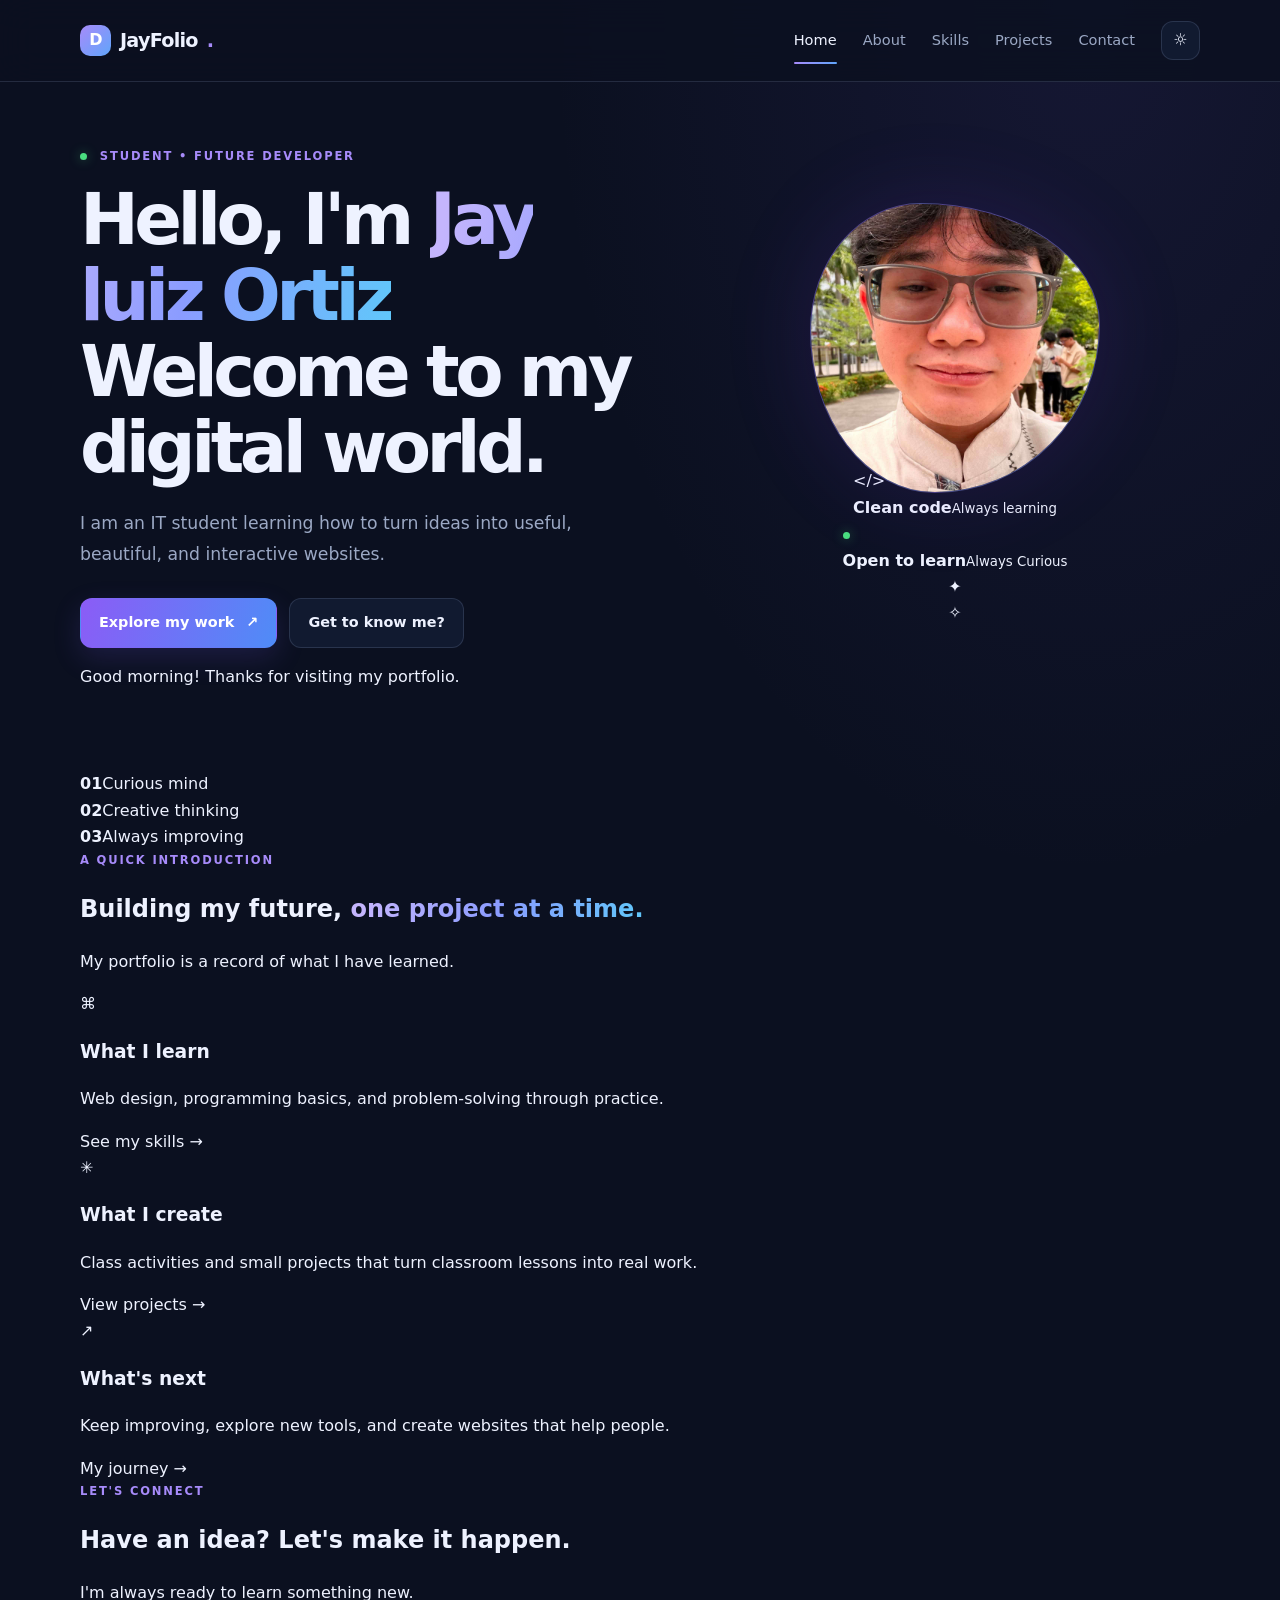
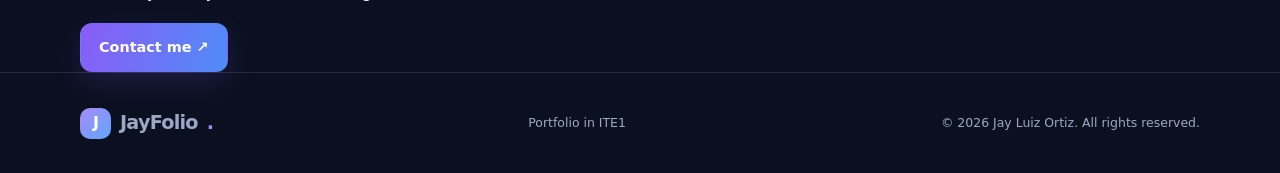
<file: index.html>
<!DOCTYPE html>
<html lang="en">
<head>
  <meta charset="UTF-8">
  <meta name="viewport" content="width=device-width, initial-scale=1.0">
  <meta name="description" content="Student portfolio showcasing skills, projects, and learning journey.">
  <title>JayFolio | Home</title>
  <link rel="stylesheet" href="css/style.css">
  <script src="js/script.js" defer></script>
</head>
<body>
  <header class="site-header">
    <a class="logo" href="index.html"><span class="logo-mark">D</span> JayFolio<span class="dot">.</span></a>
    <button class="menu-toggle" id="menuToggle" aria-label="Open navigation">☰</button>
    <nav class="nav" id="mainNav">
      <a class="active" href="index.html">Home</a><a href="about.html">About</a><a href="skills.html">Skills</a><a href="projects.html">Projects</a><a href="contact.html">Contact</a>
      <button class="theme-toggle" id="themeToggle" aria-label="Toggle light and dark mode">☼</button>
    </nav>
  </header>
  <main>
    <section class="hero container">
      <div class="hero-copy">
        <p class="eyebrow"><span class="status-dot"></span> STUDENT • FUTURE DEVELOPER</p>
        <h1>Hello, I'm <span class="gradient-text">Jay luiz Ortiz</span><br>Welcome to my<br>digital world.</h1>
        <p class="lead">I am an IT student learning how to turn ideas into useful, beautiful, and interactive websites.</p>
        <div class="hero-actions"><a class="button primary" href="projects.html">Explore my work <span>↗</span></a><a class="button secondary" href="about.html">Get to know me?</a></div>
        <p class="microcopy" id="welcomeMessage">A little progress every day makes a big difference.</p>
      </div>
      <div class="hero-art">
        <div class="orbit orbit-one"></div><div class="orbit orbit-two"></div>
        <div class="profile-frame"><img src="images/pfpjay.jpg" alt="Illustrated profile avatar"></div>
        <div class="float-card card-code"><span class="mini-icon">&lt;/&gt;</span><div><strong>Clean code</strong><small>Always learning</small></div></div>
        <div class="float-card card-status"><span class="status-dot"></span><div><strong>Open to learn</strong><small>Always Curious</small></div></div>
        <span class="spark spark-one">✦</span><span class="spark spark-two">✧</span>
      </div>
    </section>
    <section class="container quick-stats">
      <div><strong>01</strong><span>Curious mind</span></div><div><strong>02</strong><span>Creative thinking</span></div><div><strong>03</strong><span>Always improving</span></div>
    </section>
    <section class="section container">
      <div class="section-heading"><p class="eyebrow">A QUICK INTRODUCTION</p><h2>Building my future, <span class="gradient-text">one project at a time.</span></h2><p>My portfolio is a record of what I have learned.</p></div>
      <div class="feature-grid">
        <article class="feature-card"><span class="feature-icon">⌘</span><h3>What I learn</h3><p>Web design, programming basics, and problem-solving through practice.</p><a href="skills.html" class="text-link">See my skills →</a></article>
        <article class="feature-card"><span class="feature-icon">✳</span><h3>What I create</h3><p>Class activities and small projects that turn classroom lessons into real work.</p><a href="projects.html" class="text-link">View projects →</a></article>
        <article class="feature-card"><span class="feature-icon">↗</span><h3>What's next</h3><p>Keep improving, explore new tools, and create websites that help people.</p><a href="about.html" class="text-link">My journey →</a></article>
      </div>
    </section>
    <section class="cta container"><div><p class="eyebrow">LET'S CONNECT</p><h2>Have an idea? Let's make it happen.</h2><p>I'm always ready to learn something new.</p></div><a class="button primary" href="contact.html">Contact me ↗</a></section>
  </main>
  <footer class="site-footer"><a class="logo" href="index.html"><span class="logo-mark">J</span>JayFolio<span class="dot">.</span></a><p>Portfolio in ITE1</p><p>© <span class="year"></span> Jay Luiz Ortiz. All rights reserved.</p></footer>
  <button id="backToTop" class="back-top" aria-label="Back to top">↑</button>
</body>
</html>
</file>
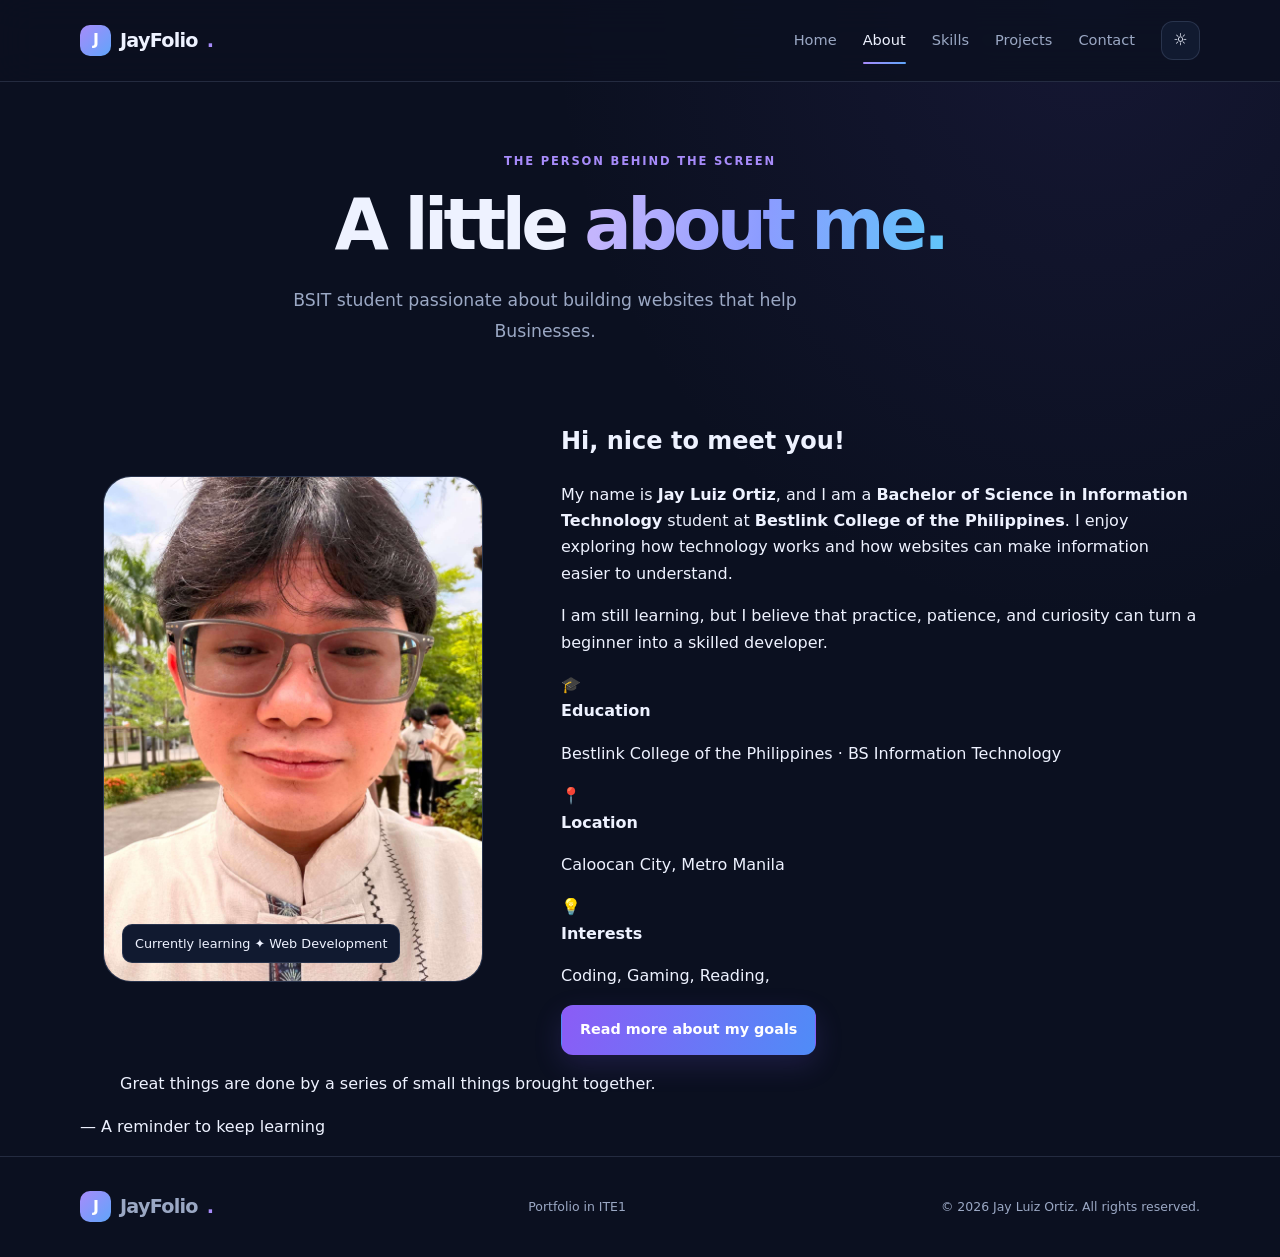
<file: about.html>
<!DOCTYPE html>
<html lang="en">
<head>
    <meta charset="UTF-8">
    <meta name="viewport" content="width=device-width, initial-scale=1.0">
    <title>JayFolio | About Me</title>
    <link rel="stylesheet" href="css/style.css">
    <script src="js/script.js" defer></script>
</head>
<body>
    <header class="site-header">
        <a class="logo" href="index.html"><span class="logo-mark">J</span>JayFolio<span class="dot">.</span></a>
        <button class="menu-toggle" id="menuToggle" aria-label="Open navigation">☰</button>
        <nav class="nav" id="mainNav">
            <a href="index.html">Home</a>
            <a class="active" href="about.html">About</a>
            <a href="skills.html">Skills</a>
            <a href="projects.html">Projects</a>
            <a href="contact.html">Contact</a>
            <button class="theme-toggle" id="themeToggle" aria-label="Toggle light and dark mode">☼</button>
        </nav>
    </header>

    <main class="container page-main">
        <section class="page-intro">
            <p class="eyebrow">THE PERSON BEHIND THE SCREEN</p>
            <h1>A little <span class="gradient-text">about me.</span></h1>
            <p class="lead"> BSIT student passionate about building websites that help Businesses. </p>
        </section>

        <section class="about-layout">
            <div class="about-image">
                <img src="images/pfpjay.jpg" alt="Jay Luiz Ortiz - Profile">
                <span class="image-label">Currently learning ✦ Web Development</span>
            </div>
            <div class="about-copy">
                <h2>Hi, nice to meet you!</h2>
                <p>My name is <strong>Jay Luiz Ortiz</strong>, and I am a <strong>Bachelor of Science in Information Technology</strong> student at <strong>Bestlink College of the Philippines</strong>. I enjoy exploring how technology works and how websites can make information easier to understand.</p>
                <p>I am still learning, but I believe that practice, patience, and curiosity can turn a beginner into a skilled developer.</p>

                <div class="info-list">
                    <div><span>🎓</span><div><strong>Education</strong><p>Bestlink College of the Philippines · BS Information Technology</p></div></div>
                    <div><span>📍</span><div><strong>Location</strong><p>Caloocan City, Metro Manila</p></div></div>
                    <div><span>💡</span><div><strong>Interests</strong><p>Coding, Gaming, Reading,</p></div></div>
                </div>

                <button class="button primary" id="aboutMoreBtn">Read more about my goals</button>
                <div id="aboutMore" class="reveal-panel" hidden>
                    <p>My goal is to become a skilled web developer and contribute to tech projects that help people and Businesses. I want to improve my coding skills in HTML, CSS, JavaScript, and eventually learn React and backend development. I want to work with other people and create projects that solve everyday problems.</p>
                </div>
            </div>
        </section>

        <section class="quote-card">
            <span class="quote-mark"></span>
            <blockquote>Great things are done by a series of small things brought together.</blockquote>
            <p>— A reminder to keep learning</p>
        </section>
    </main>

    <footer class="site-footer">
        <a class="logo" href="index.html"><span class="logo-mark">J</span>JayFolio<span class="dot">.</span></a>
        <p>Portfolio in ITE1</p>
        <p>© <span class="year"></span> Jay Luiz Ortiz. All rights reserved.</p>
    </footer>

    <button id="backToTop" class="back-top" aria-label="Back to top">↑</button>
</body>
</html>
</file>
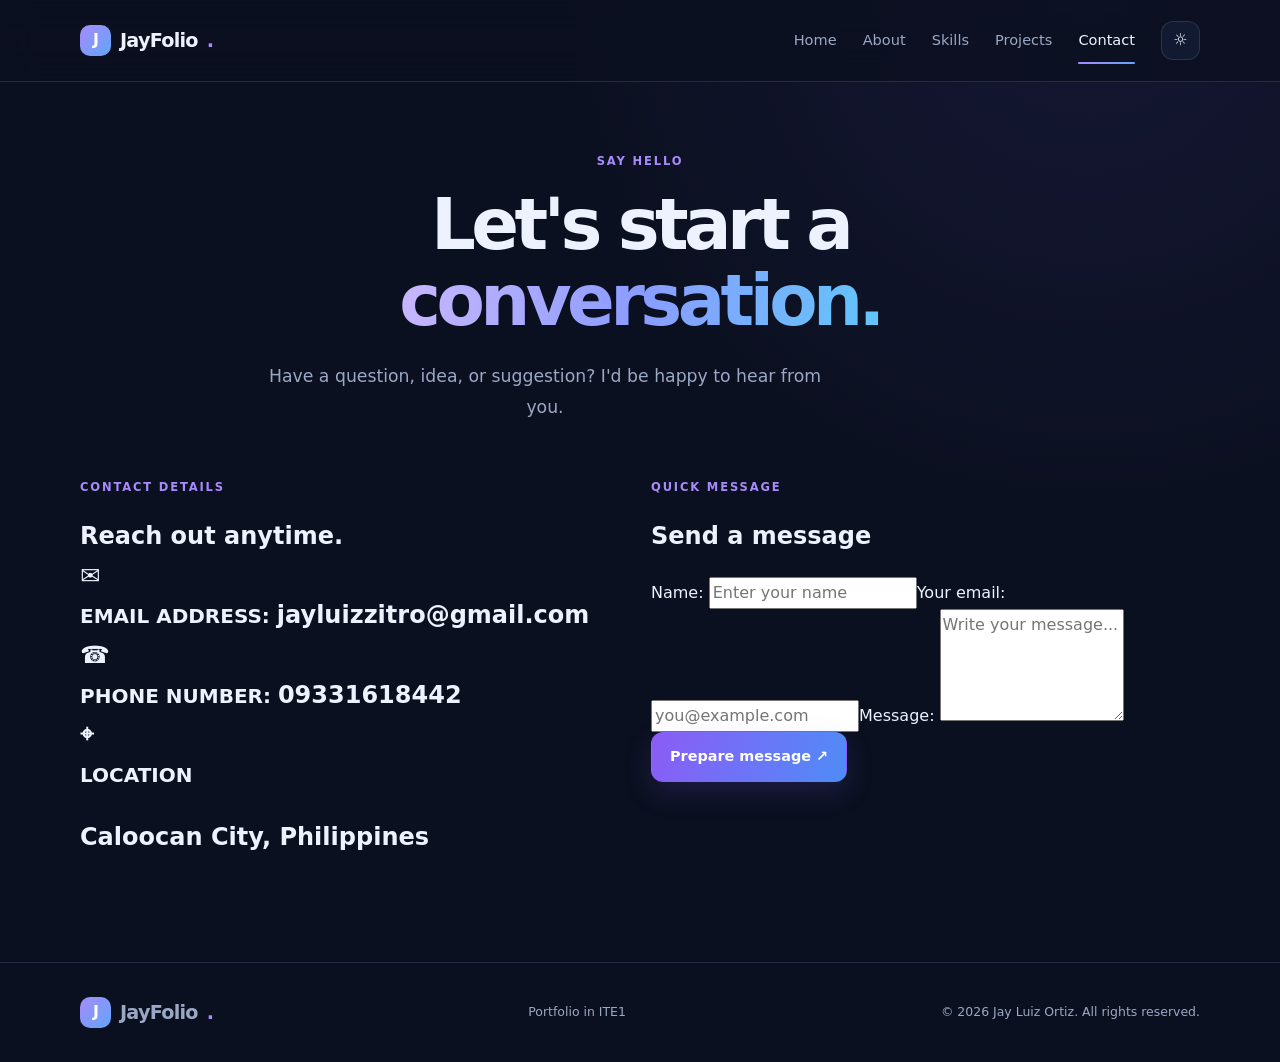
<file: contact.html>
<!DOCTYPE html>
<html lang="en">
<head><meta charset="UTF-8"><meta name="viewport" content="width=device-width, initial-scale=1.0"><title>JayFolio | Contact</title><link rel="stylesheet" href="css/style.css"><script src="js/script.js" defer></script></head>
<body>
<header class="site-header"><a class="logo" href="index.html"><span class="logo-mark">J</span> JayFolio<span class="dot">.</span></a><button class="menu-toggle" id="menuToggle" aria-label="Open navigation">☰</button><nav class="nav" id="mainNav"><a href="index.html">Home</a><a href="about.html">About</a><a href="skills.html">Skills</a><a href="projects.html">Projects</a><a class="active" href="contact.html">Contact</a><button class="theme-toggle" id="themeToggle" aria-label="Toggle light and dark mode">☼</button></nav></header>
<main class="container page-main">
  <section class="page-intro"><p class="eyebrow">SAY HELLO</p><h1>Let's start a <span class="gradient-text">conversation.</span></h1><p class="lead">Have a question, idea, or suggestion? I'd be happy to hear from you.</p></section>
  <section class="contact-layout"><div class="contact-card"><p class="eyebrow">CONTACT DETAILS</p><h2>Reach out anytime.<div class="contact-detail"><span>✉</span><div><small>EMAIL ADDRESS: </small><a href="mailto:your.email@example.com">jayluizzitro@gmail.com</a></div></div><div class="contact-detail"><span>☎</span><div><small>PHONE NUMBER: </small><a href="tel:+639123456789">09331618442</a></div></div><div class="contact-detail"><span>⌖</span><div><small>LOCATION</small><p>Caloocan City, Philippines</p></div></div></div>
  <form class="contact-form" id="contactForm"><p class="eyebrow">QUICK MESSAGE</p><h2>Send a message</h2><label for="senderName">Name: </label><input id="senderName" name="senderName" type="text" placeholder="Enter your name" required><label for="senderEmail">Your email: </label><input id="senderEmail" name="senderEmail" type="email" placeholder="you@example.com" required><label for="senderMessage">Message: </label><textarea id="senderMessage" name="senderMessage" rows="4" placeholder="Write your message..." required></textarea><button class="button primary" type="submit">Prepare message ↗</button></form></section>
</main>
<footer class="site-footer"><a class="logo" href="index.html"><span class="logo-mark">J</span> JayFolio<span class="dot">.</span></a><p>Portfolio in ITE1</p><p>© <span class="year"></span> Jay Luiz Ortiz. All rights reserved.</p></footer><button id="backToTop" class="back-top" aria-label="Back to top">↑</button>
</body></html>
</file>
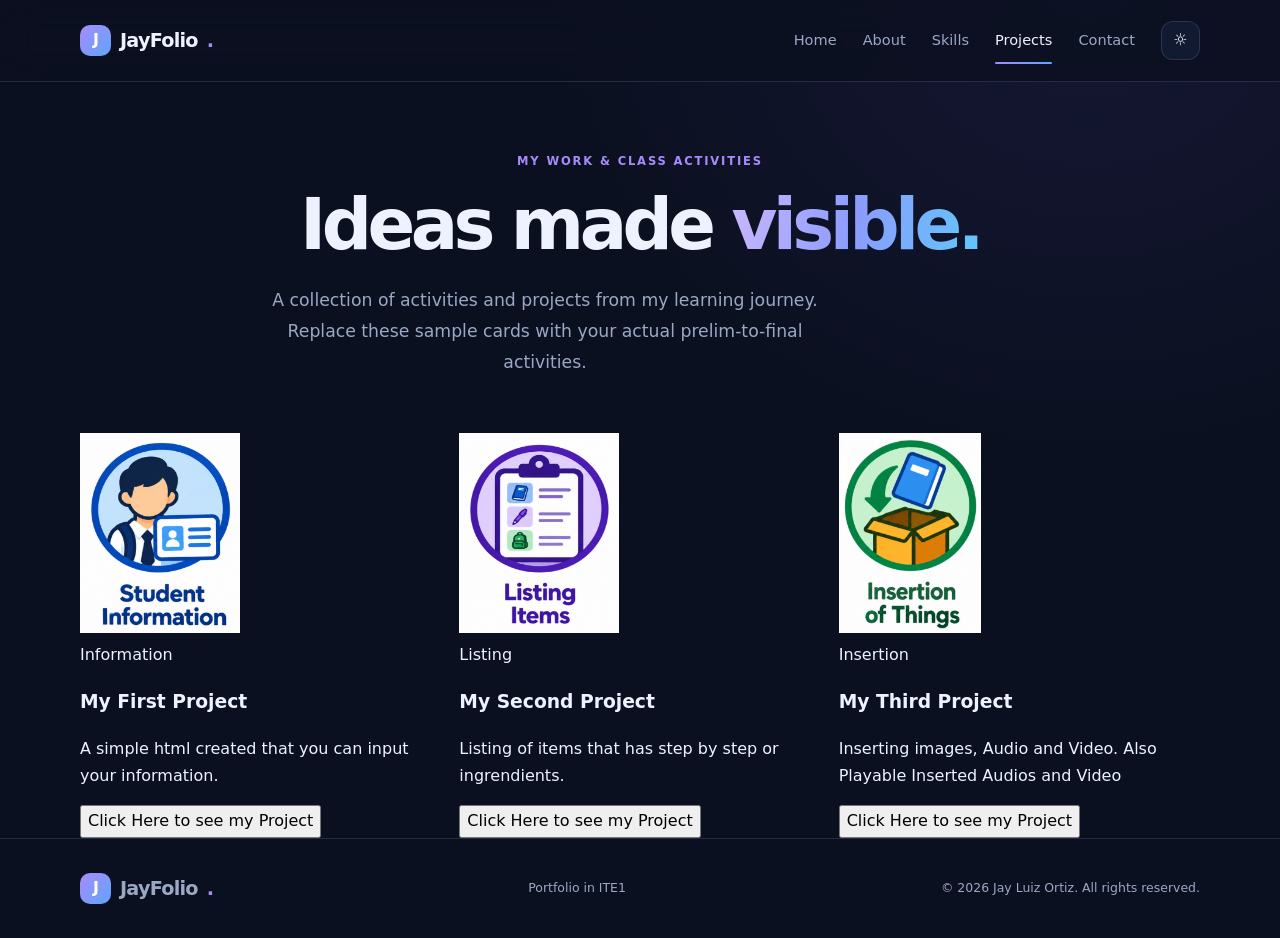
<file: projects.html>
<!DOCTYPE html>
<html lang="en">
<head><meta charset="UTF-8"><meta name="viewport" content="width=device-width, initial-scale=1.0"><title>JayFolio | Projects</title><link rel="stylesheet" href="css/style.css"><script src="js/script.js" defer></script></head>
<body>
<header class="site-header"><a class="logo" href="index.html"><span class="logo-mark">J</span> JayFolio<span class="dot">.</span></a><button class="menu-toggle" id="menuToggle" aria-label="Open navigation">☰</button><nav class="nav" id="mainNav"><a href="index.html">Home</a><a href="about.html">About</a><a href="skills.html">Skills</a><a class="active" href="projects.html">Projects</a><a href="contact.html">Contact</a><button class="theme-toggle" id="themeToggle" aria-label="Toggle light and dark mode">☼</button></nav></header>
<main class="container page-main">
  <section class="page-intro"><p class="eyebrow">MY WORK & CLASS ACTIVITIES</p><h1>Ideas made <span class="gradient-text">visible.</span></h1><p class="lead">A collection of activities and projects from my learning journey. Replace these sample cards with your actual prelim-to-final activities.</p></section>
 <section class="project-grid" id="projectGrid">
    <article class="project-card" data-category="Info"><img src="images/Information.png" alt="Student Information" width="160" height="200"><div class="project-content"><span class="project-tag">Information</span><h3>My First Project</h3><p>A simple html created that you can input your information.</p><button onclick="document.location='https://luiii-j.github.io/Proj1info/'">Click Here to see my Project</button></div></article>
    <article class="project-card" data-category="List"><img src="images/Listing.png" alt="Listing of Items" width="160" height="200"><div class="project-content"><span class="project-tag">Listing</span><h3>My Second Project</h3><p>Listing of items that has step by step or ingrendients.</p><button onclick="document.location='https://luiii-j.github.io/Proj2listing/'">Click Here to see my Project</button></div></article>
    <article class="project-card" data-category="Insert"><img src="images/Insertion.png" alt="Insertion of Images, Audio and Video width="160" height="200"><div class="project-tag"><span class="project-tag">Insertion</span><h3>My Third Project</h3><p>Inserting images, Audio and Video. Also Playable Inserted Audios and Video</p><button onclick="document.location='https://luiii-j.github.io/Proj3Insert/'">Click Here to see my Project</button></div></article>
  </section>
</main>
<footer class="site-footer"><a class="logo" href="index.html"><span class="logo-mark">J</span> JayFolio<span class="dot">.</span></a><p>Portfolio in ITE1</p><p>© <span class="year"></span> Jay Luiz Ortiz. All rights reserved.</p></footer><button id="backToTop" class="back-top" aria-label="Back to top">↑</button>
</body></html>
</file>
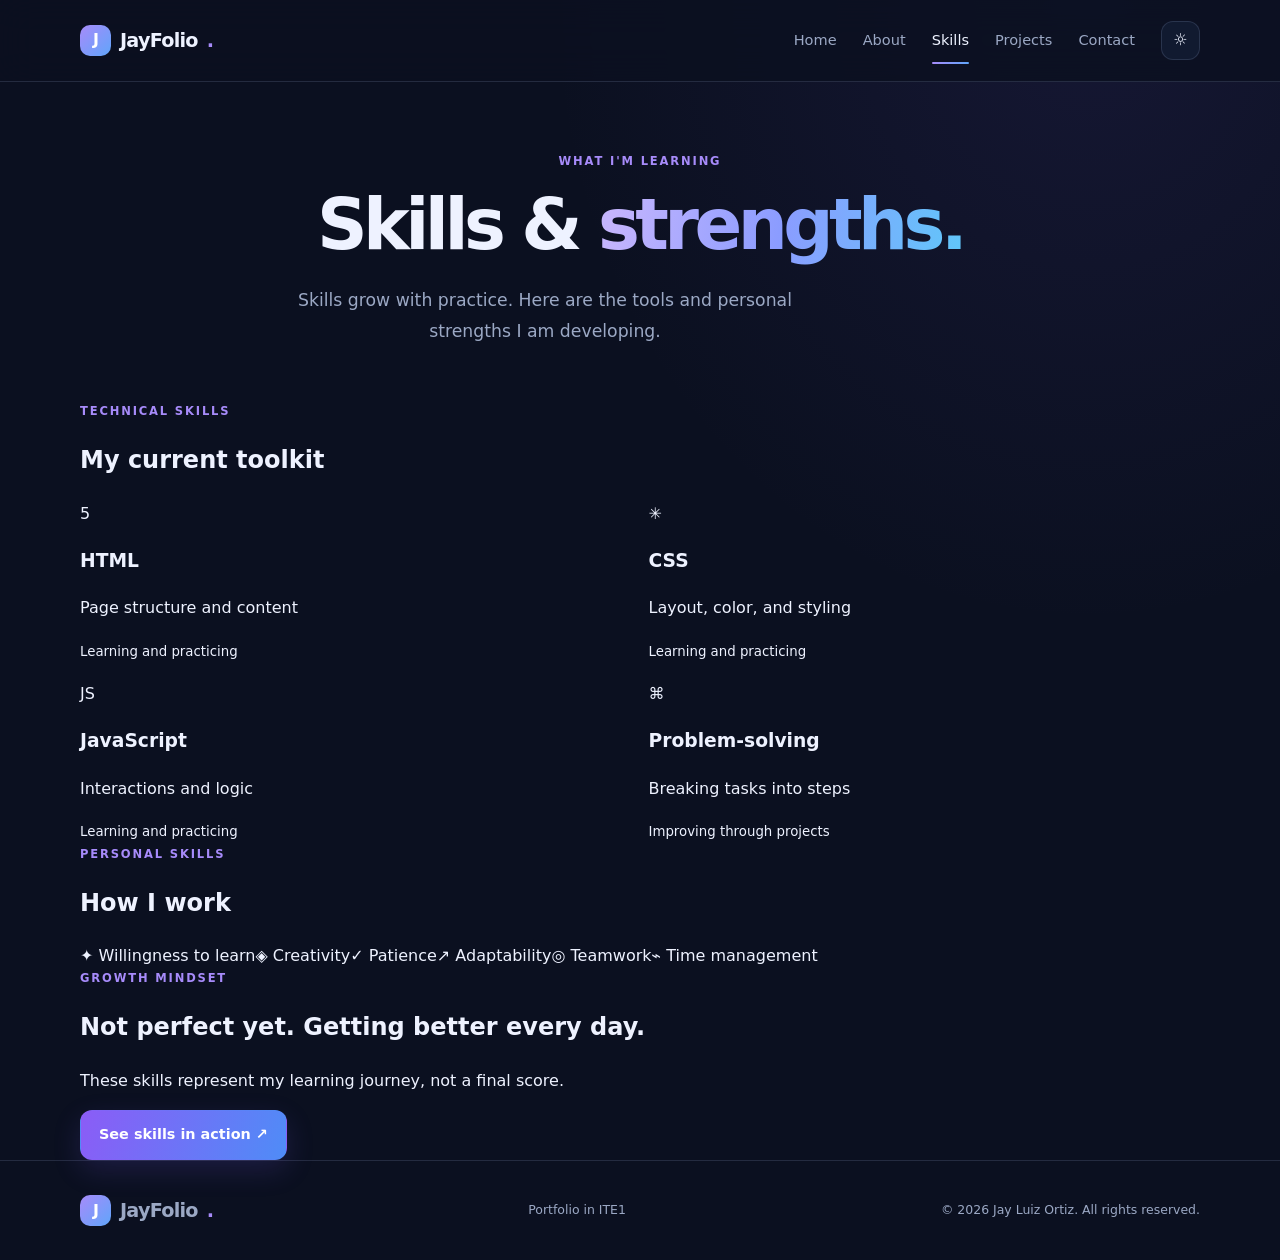
<file: skills.html>
<!DOCTYPE html>
<html lang="en">
<head><meta charset="UTF-8"><meta name="viewport" content="width=device-width, initial-scale=1.0"><title>JayFolio | Skills</title><link rel="stylesheet" href="css/style.css"><script src="js/script.js" defer></script></head>
<body>
<header class="site-header"><a class="logo" href="index.html"><span class="logo-mark">J</span> JayFolio<span class="dot">.</span></a><button class="menu-toggle" id="menuToggle" aria-label="Open navigation">☰</button><nav class="nav" id="mainNav"><a href="index.html">Home</a><a href="about.html">About</a><a class="active" href="skills.html">Skills</a><a href="projects.html">Projects</a><a href="contact.html">Contact</a><button class="theme-toggle" id="themeToggle" aria-label="Toggle light and dark mode">☼</button></nav></header>
<main class="container page-main">
  <section class="page-intro"><p class="eyebrow">WHAT I'M LEARNING</p><h1>Skills & <span class="gradient-text">strengths.</span></h1><p class="lead">Skills grow with practice. Here are the tools and personal strengths I am developing.</p></section>
  <section class="section"><div class="section-heading align-left"><p class="eyebrow">TECHNICAL SKILLS</p><h2>My current toolkit</h2></div><div class="skill-grid">
    <article class="skill-card"><div class="skill-title"><span class="skill-symbol html-symbol">5</span><div><h3>HTML</h3><p>Page structure and content</p></div></div><div class="skill-track"><span style="width:75%"></span></div><small>Learning and practicing</small></article>
    <article class="skill-card"><div class="skill-title"><span class="skill-symbol css-symbol">✳</span><div><h3>CSS</h3><p>Layout, color, and styling</p></div></div><div class="skill-track"><span style="width:65%"></span></div><small>Learning and practicing</small></article>
    <article class="skill-card"><div class="skill-title"><span class="skill-symbol js-symbol">JS</span><div><h3>JavaScript</h3><p>Interactions and logic</p></div></div><div class="skill-track"><span style="width:45%"></span></div><small>Learning and practicing</small></article>
    <article class="skill-card"><div class="skill-title"><span class="skill-symbol problem-symbol">⌘</span><div><h3>Problem-solving</h3><p>Breaking tasks into steps</p></div></div><div class="skill-track"><span style="width:70%"></span></div><small>Improving through projects</small></article>
  </div></section>
  <section class="section"><div class="section-heading align-left"><p class="eyebrow">PERSONAL SKILLS</p><h2>How I work</h2></div><div class="pills"><span>✦ Willingness to learn</span><span>◈ Creativity</span><span>✓ Patience</span><span>↗ Adaptability</span><span>◎ Teamwork</span><span>⌁ Time management</span></div></section>
  <section class="cta"><div><p class="eyebrow">GROWTH MINDSET</p><h2>Not perfect yet. Getting better every day.</h2><p>These skills represent my learning journey, not a final score.</p></div><a class="button primary" href="projects.html">See skills in action ↗</a></section>
</main>
<footer class="site-footer"><a class="logo" href="index.html"><span class="logo-mark">J</span> JayFolio<span class="dot">.</span></a><p>Portfolio in ITE1</p><p>© <span class="year"></span> Jay Luiz Ortiz. All rights reserved.</p></footer><button id="backToTop" class="back-top" aria-label="Back to top">↑</button>
</body></html>
</file>
<file: css/style.css>
/* ===== VARIABLES & BASE ===== */
:root {
    --bg: #0b1020;
    --surface: #111a30;
    --surface2: #151f38;
    --text: #eef2ff;
    --muted: #9ba8c4;
    --line: rgba(170, 187, 230, .16);
    --purple: #a78bfa;
    --blue: #60a5fa;
    --shadow: 0 22px 70px rgba(0, 0, 0, .24);
}

* { box-sizing: border-box; }

html {
    scroll-behavior: smooth;
    scroll-padding-top: 90px;
}

body {
    margin: 0;
    background: radial-gradient(ellipse at 85% 0%, rgba(91, 70, 180, .13), transparent 35%), var(--bg);
    color: var(--text);
    font-family: Inter, ui-sans-serif, system-ui, sans-serif;
    line-height: 1.65;
    transition: background .25s, color .25s;
}

a { color: inherit; text-decoration: none; }
button, input, textarea { font: inherit; }

.container {
    width: min(1120px, calc(100% - 44px));
    margin-inline: auto;
}

/*  HEADER  */
.site-header {
    height: 82px;
    display: flex;
    align-items: center;
    justify-content: space-between;
    padding: 0 max(22px, calc((100% - 1120px)/2));
    border-bottom: 1px solid var(--line);
    background: rgba(11, 16, 32, .82);
    backdrop-filter: blur(18px);
    position: sticky;
    top: 0;
    z-index: 20;
}

.logo {
    font-size: 1.2rem;
    font-weight: 800;
    letter-spacing: -.04em;
    display: flex;
    align-items: center;
    gap: 9px;
}

.logo-mark {
    display: grid;
    place-items: center;
    width: 31px;
    height: 31px;
    border-radius: 10px;
    background: linear-gradient(135deg, var(--purple), var(--blue));
    color: #fff;
    font-size: 1rem;
}

.dot { color: var(--purple); }

.nav {
    display: flex;
    align-items: center;
    gap: 26px;
}

.nav > a {
    color: var(--muted);
    font-size: .91rem;
    transition: color .2s;
}

.nav > a:hover,
.nav > a.active { color: var(--text); }

.nav > a.active { position: relative; }

.nav > a.active:after {
    content: "";
    position: absolute;
    left: 0; right: 0; bottom: -11px;
    height: 2px;
    border-radius: 4px;
    background: linear-gradient(90deg, var(--purple), var(--blue));
}

.theme-toggle, .menu-toggle {
    border: 1px solid var(--line);
    background: var(--surface);
    color: var(--text);
    width: 39px; height: 39px;
    border-radius: 12px;
    cursor: pointer;
    transition: transform .2s, border .2s;
}

.theme-toggle:hover,
.menu-toggle:hover {
    transform: translateY(-2px);
    border-color: var(--purple);
}

.menu-toggle { display: none; }

/*  HERO SECTION  */
.hero {
    min-height: 590px;
    display: grid;
    grid-template-columns: 1.08fr .92fr;
    align-items: center;
    gap: 55px;
    padding-block: 65px;
}

.eyebrow {
    font-size: .72rem;
    font-weight: 800;
    letter-spacing: .16em;
    color: var(--purple);
    margin: 0 0 16px;
}

.status-dot {
    display: inline-block;
    width: 7px; height: 7px;
    background: #4ade80;
    border-radius: 50%;
    margin-right: 7px;
    box-shadow: 0 0 12px #4ade8070;
}

.hero h1, .page-intro h1 {
    font-size: clamp(2.6rem, 5.5vw, 4.65rem);
    letter-spacing: -.065em;
    line-height: 1.08;
    margin: 0 0 22px;
    font-weight: 850;
}

.gradient-text {
    background: linear-gradient(100deg, #c4b5fd 5%, #8b9cff 50%, #60c7fa 100%);
    -webkit-background-clip: text;
    background-clip: text;
    color: transparent;
}

.lead {
    font-size: 1.08rem;
    color: var(--muted);
    max-width: 570px;
    line-height: 1.8;
}

.hero-actions {
    display: flex;
    gap: 12px;
    flex-wrap: wrap;
    margin-top: 28px;
}

.button {
    display: inline-flex;
    align-items: center;
    justify-content: center;
    gap: 12px;
    border: 1px solid transparent;
    border-radius: 12px;
    padding: 12px 18px;
    font-weight: 750;
    font-size: .9rem;
    cursor: pointer;
    transition: transform .2s, box-shadow .2s, border-color .2s;
}

.button:hover { transform: translateY(-3px); }

.button.primary {
    color: white;
    background: linear-gradient(110deg, #8b5cf6, #4f8cf7);
    box-shadow: 0 10px 28px #7257e52c;
}

.button.secondary {
    border-color: var(--line);
    background: var(--surface);
    color: var(--text);
}

/*  HERO ART / PROFILE  */
.hero-art {
    height: 400px;
    position: relative;
    display: grid;
    place-items: center;
}

.profile-frame {
    width: min(290px, 72%);
    aspect-ratio: 1;
    border-radius: 38% 62% 57% 43%/44% 42% 58% 56%;
    overflow: hidden;
    border: 1px solid #a78bfa55;
    background: linear-gradient(145deg, #7c3aed33, #38bdf833);
    box-shadow: 0 0 90px #7c3aed25;
    z-index: 2;
    animation: float 6s ease-in-out infinite;
}

.profile-frame img {
    width: 100%; height: 100%;
    object-fit: cover;
}

@keyframes float {
    0%, 100% { transform: translateY(0) rotate(-2deg); }
    50% { transform: translateY(-10px) rotate(2deg); }
}

/*  ABOUT PAGE  */
.page-main { padding-top: 70px; }

.page-intro {
    text-align: center;
    margin: 0 auto 55px;
    max-width: 760px;
}

.about-layout {
    display: grid;
    grid-template-columns: .8fr 1.2fr;
    gap: 55px;
    align-items: center;
}

.about-image {
    position: relative;
    border: 1px solid var(--line);
    border-radius: 28px;
    overflow: hidden;
    background: var(--surface);
    max-width: 380px;
    justify-self: center;
}

.about-image img {
    display: block;
    width: 100%;
}

.image-label {
    position: absolute;
    bottom: 18px; left: 18px;
    background: var(--surface);
    border: 1px solid var(--line);
    padding: 8px 12px;
    border-radius: 10px;
    font-size: .8rem;
}

/*  SKILLS, PROJECTS, CONTACT  */
.skill-grid {
    display: grid;
    grid-template-columns: repeat(2, 1fr);
    gap: 17px;
}

.project-grid {
    display: grid;
    grid-template-columns: repeat(3, 1fr);
    gap: 18px;
}

.contact-layout {
    display: grid;
    grid-template-columns: 1fr 1fr;
    gap: 22px;
    margin-bottom: 80px;
}

/*  FOOTER & BACK TO TOP  */
.site-footer {
    border-top: 1px solid var(--line);
    padding: 27px max(22px, calc((100% - 1120px)/2));
    display: flex;
    align-items: center;
    justify-content: space-between;
    color: var(--muted);
    font-size: .78rem;
}

.back-top {
    position: fixed;
    right: 22px; bottom: 22px;
    width: 43px; height: 43px;
    border: 1px solid var(--line);
    border-radius: 14px;
    background: var(--surface2);
    color: var(--text);
    font-size: 1.3rem;
    cursor: pointer;
    opacity: 0;
    pointer-events: none;
    transform: translateY(8px);
    transition: .2s;
    z-index: 15;
}

.back-top.visible {
    opacity: 1;
    pointer-events: auto;
    transform: translateY(0);
}

/*  LIGHT MODE  */
body.light-mode {
    --bg: #f5f7ff;
    --surface: #fff;
    --surface2: #eef1ff;
    --text: #18213a;
    --muted: #65708a;
    --line: rgba(48, 63, 105, .16);
}

/* MOBILE */
@media(max-width: 650px) {
    .menu-toggle { display: block; }
    .nav {
        display: none;
        position: absolute;
        top: 69px; left: 0; right: 0;
        padding: 20px 22px 24px;
        background: var(--surface);
        flex-direction: column;
    }
    .nav.open { display: flex; }
    .hero, .about-layout, .contact-layout {
        grid-template-columns: 1fr;
    }
    .project-grid { grid-template-columns: 1fr; }
}
</file>
